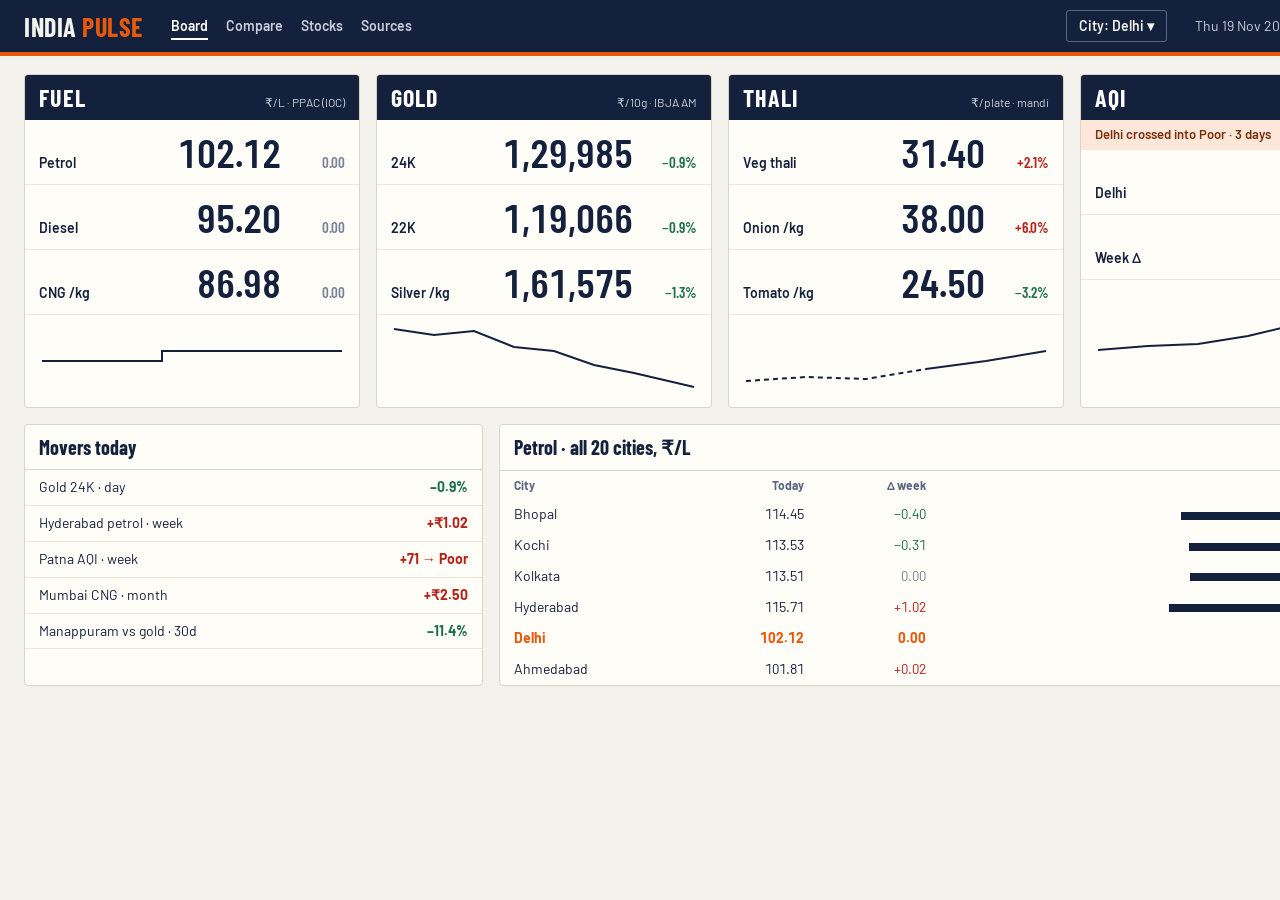
<file: .impeccable/mocks/decision/assigned.html>
<!doctype html><html><head><meta charset="utf-8">
<link href="https://fonts.googleapis.com/css2?family=Barlow+Condensed:wght@500;600;700&family=Barlow:wght@400;500;600&display=swap" rel="stylesheet">
<style>
*{box-sizing:border-box;margin:0}body{width:1440px;height:900px;overflow:hidden;background:#f4f2ec;color:#14213d;font:14px/1.35 Barlow,sans-serif}
.top{height:56px;background:#14213d;color:#f4f2ec;display:flex;align-items:center;gap:28px;padding:0 24px;border-bottom:4px solid #e8590c}
.brand{font:700 26px 'Barlow Condensed';letter-spacing:.02em}.brand b{color:#e8590c}
.tabs a{color:#c9cfdb;margin-right:18px;font-weight:600}.tabs a.on{color:#fff;border-bottom:2px solid #fff;padding-bottom:4px}
.sp{flex:1}.sel{border:1px solid #5b6684;padding:6px 12px;border-radius:3px;font-weight:600}.stamp{color:#c9cfdb}
.grid{display:grid;grid-template-columns:repeat(4,1fr);gap:16px;padding:18px 24px 0}
.panel{background:#fffdf8;border:1px solid #d9d4c7;border-radius:4px;overflow:hidden}
.ph{background:#14213d;color:#fff;display:flex;justify-content:space-between;align-items:baseline;padding:8px 14px}
.ph h2{font:700 24px 'Barlow Condensed';letter-spacing:.04em}.ph span{color:#c9cfdb;font-size:12px}
.row{display:grid;grid-template-columns:1fr auto 64px;align-items:baseline;padding:8px 14px;border-bottom:1px solid #ebe6da}
.row .k{font-weight:600}.row .v{font:600 40px 'Barlow Condensed';font-variant-numeric:tabular-nums}
.d{text-align:right;font:600 15px 'Barlow Condensed'}.up{color:#b42318}.dn{color:#1f6f50}.z{color:#7a8296}
.chart{height:92px;padding:6px 14px}.chart svg{width:100%;height:100%}
.alert{background:#fde7d9;color:#7a2e0b;font-weight:600;padding:6px 14px;font-size:13px}
.lower{display:grid;grid-template-columns:1fr 2fr;gap:16px;padding:16px 24px}
.box{background:#fffdf8;border:1px solid #d9d4c7;border-radius:4px}.box h3{font:700 20px 'Barlow Condensed';padding:10px 14px;border-bottom:1px solid #d9d4c7}
.mv{display:flex;justify-content:space-between;padding:8px 14px;border-bottom:1px solid #ebe6da}
table{width:100%;border-collapse:collapse}td,th{padding:6px 14px;text-align:right;font-variant-numeric:tabular-nums}th{font-size:12px;color:#5b6684}td:first-child,th:first-child{text-align:left}
tr.me td{color:#e8590c;font-weight:700}.bar{display:inline-block;height:8px;background:#14213d;vertical-align:middle}tr.me .bar{background:#e8590c}
</style></head><body>
<div class="top"><div class="brand">INDIA <b>PULSE</b></div><nav class="tabs"><a class="on">Board</a><a>Compare</a><a>Stocks</a><a>Sources</a></nav><div class="sp"></div>
<div class="sel">City: Delhi ▾</div><div class="stamp">Thu 19 Nov 2026 · updated 07:32 IST</div></div>
<div class="grid">
 <section class="panel"><div class="ph"><h2>FUEL</h2><span>₹/L · PPAC (IOC)</span></div>
  <div class="row"><span class="k">Petrol</span><span class="v">102.12</span><span class="d z">0.00</span></div>
  <div class="row"><span class="k">Diesel</span><span class="v">95.20</span><span class="d z">0.00</span></div>
  <div class="row"><span class="k">CNG /kg</span><span class="v">86.98</span><span class="d z">0.00</span></div>
  <div class="chart"><svg viewBox="0 0 300 80"><polyline fill="none" stroke="#14213d" stroke-width="2" points="0,40 120,40 120,30 300,30"/></svg></div></section>
 <section class="panel"><div class="ph"><h2>GOLD</h2><span>₹/10g · IBJA AM</span></div>
  <div class="row"><span class="k">24K</span><span class="v">1,29,985</span><span class="d dn">−0.9%</span></div>
  <div class="row"><span class="k">22K</span><span class="v">1,19,066</span><span class="d dn">−0.9%</span></div>
  <div class="row"><span class="k">Silver /kg</span><span class="v">1,61,575</span><span class="d dn">−1.3%</span></div>
  <div class="chart"><svg viewBox="0 0 300 80"><polyline fill="none" stroke="#14213d" stroke-width="2" points="0,8 40,14 80,10 120,26 160,30 200,44 240,52 300,66"/></svg></div></section>
 <section class="panel"><div class="ph"><h2>THALI</h2><span>₹/plate · mandi</span></div>
  <div class="row"><span class="k">Veg thali</span><span class="v">31.40</span><span class="d up">+2.1%</span></div>
  <div class="row"><span class="k">Onion /kg</span><span class="v">38.00</span><span class="d up">+6.0%</span></div>
  <div class="row"><span class="k">Tomato /kg</span><span class="v">24.50</span><span class="d dn">−3.2%</span></div>
  <div class="chart"><svg viewBox="0 0 300 80"><polyline fill="none" stroke="#14213d" stroke-width="2" stroke-dasharray="5 4" points="0,60 60,56 120,58 180,48"/><polyline fill="none" stroke="#14213d" stroke-width="2" points="180,48 240,40 300,30"/></svg></div></section>
 <section class="panel"><div class="ph"><h2>AQI</h2><span>0–500 · CPCB 4 PM</span></div>
  <div class="alert">Delhi crossed into Poor · 3 days</div>
  <div class="row"><span class="k">Delhi</span><span class="v up">232</span><span class="d up">+18</span></div>
  <div class="row"><span class="k">Week Δ</span><span class="v">+64</span><span class="d up">Poor</span></div>
  <div class="chart"><svg viewBox="0 0 300 80"><polyline fill="none" stroke="#14213d" stroke-width="2" points="0,64 50,60 100,58 150,50 200,38 250,30 300,16"/></svg></div></section>
</div>
<div class="lower">
 <div class="box"><h3>Movers today</h3>
  <div class="mv"><span>Gold 24K · day</span><b class="dn">−0.9%</b></div><div class="mv"><span>Hyderabad petrol · week</span><b class="up">+₹1.02</b></div>
  <div class="mv"><span>Patna AQI · week</span><b class="up">+71 → Poor</b></div><div class="mv"><span>Mumbai CNG · month</span><b class="up">+₹2.50</b></div>
  <div class="mv"><span>Manappuram vs gold · 30d</span><b class="dn">−11.4%</b></div></div>
 <div class="box"><h3>Petrol · all 20 cities, ₹/L</h3><table><tr><th>City</th><th>Today</th><th>Δ week</th><th></th></tr>
  <tr><td>Bhopal</td><td>114.45</td><td class="dn">−0.40</td><td><span class="bar" style="width:220px"></span></td></tr>
  <tr><td>Kochi</td><td>113.53</td><td class="dn">−0.31</td><td><span class="bar" style="width:212px"></span></td></tr>
  <tr><td>Kolkata</td><td>113.51</td><td class="z">0.00</td><td><span class="bar" style="width:211px"></span></td></tr>
  <tr><td>Hyderabad</td><td>115.71</td><td class="up">+1.02</td><td><span class="bar" style="width:232px"></span></td></tr>
  <tr class="me"><td>Delhi</td><td>102.12</td><td>0.00</td><td><span class="bar" style="width:120px"></span></td></tr>
  <tr><td>Ahmedabad</td><td>101.81</td><td class="up">+0.02</td><td><span class="bar" style="width:117px"></span></td></tr></table></div>
</div></body></html>
</file>
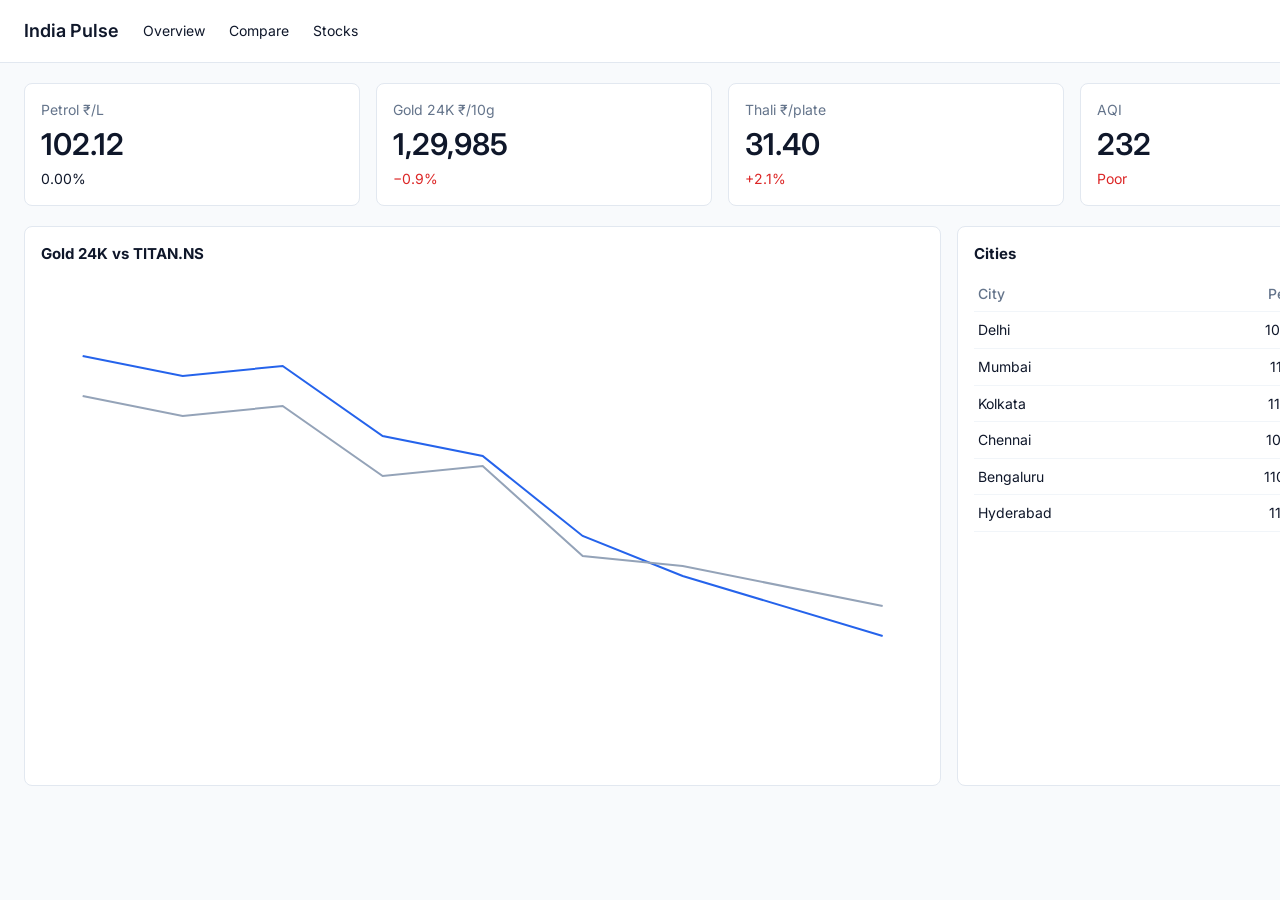
<file: .impeccable/mocks/decision/canon.html>
<!doctype html><html><head><meta charset="utf-8">
<link href="https://fonts.googleapis.com/css2?family=Inter:wght@400;500;600&display=swap" rel="stylesheet">
<style>
*{box-sizing:border-box;margin:0}body{width:1440px;height:900px;overflow:hidden;background:#f8fafc;color:#0f172a;font:14px/1.4 Inter,sans-serif}
.top{display:flex;align-items:center;gap:24px;padding:14px 24px;background:#fff;border-bottom:1px solid #e2e8f0}.brand{font-weight:600;font-size:18px}
.sp{flex:1}.chip{border:1px solid #e2e8f0;border-radius:6px;padding:6px 10px}
.kpis{display:grid;grid-template-columns:repeat(4,1fr);gap:16px;padding:20px 24px}
.k{background:#fff;border:1px solid #e2e8f0;border-radius:8px;padding:16px}.k p{color:#64748b}.k b{display:block;font-size:30px;font-weight:600;margin:4px 0}
.g{color:#16a34a}.r{color:#dc2626}
.main{display:grid;grid-template-columns:2fr 1fr;gap:16px;padding:0 24px}
.card{background:#fff;border:1px solid #e2e8f0;border-radius:8px;padding:16px;height:560px}.card h3{font-size:15px;margin-bottom:12px}
svg{width:100%;height:440px}table{width:100%;border-collapse:collapse}td,th{padding:8px 4px;border-bottom:1px solid #f1f5f9;text-align:right}td:first-child,th:first-child{text-align:left}th{color:#64748b;font-weight:500}
</style></head><body>
<div class="top"><span class="brand">India Pulse</span><span>Overview</span><span>Compare</span><span>Stocks</span><div class="sp"></div><span class="chip">Delhi</span><span class="chip">90D</span></div>
<div class="kpis"><div class="k"><p>Petrol ₹/L</p><b>102.12</b><span>0.00%</span></div><div class="k"><p>Gold 24K ₹/10g</p><b>1,29,985</b><span class="r">−0.9%</span></div>
<div class="k"><p>Thali ₹/plate</p><b>31.40</b><span class="r">+2.1%</span></div><div class="k"><p>AQI</p><b>232</b><span class="r">Poor</span></div></div>
<div class="main"><div class="card"><h3>Gold 24K vs TITAN.NS</h3><svg viewBox="0 0 800 440"><polyline fill="none" stroke="#2563eb" stroke-width="2" points="0,80 100,100 200,90 300,160 400,180 500,260 600,300 800,360"/><polyline fill="none" stroke="#94a3b8" stroke-width="2" points="0,120 100,140 200,130 300,200 400,190 500,280 600,290 800,330"/></svg></div>
<div class="card"><h3>Cities</h3><table><tr><th>City</th><th>Petrol</th><th>AQI</th></tr><tr><td>Delhi</td><td>102.12</td><td>232</td></tr><tr><td>Mumbai</td><td>111.21</td><td>149</td></tr><tr><td>Kolkata</td><td>113.51</td><td>107</td></tr><tr><td>Chennai</td><td>107.77</td><td>153</td></tr><tr><td>Bengaluru</td><td>110.44</td><td>102</td></tr><tr><td>Hyderabad</td><td>115.71</td><td>80</td></tr></table></div></div>
</body></html>
</file>
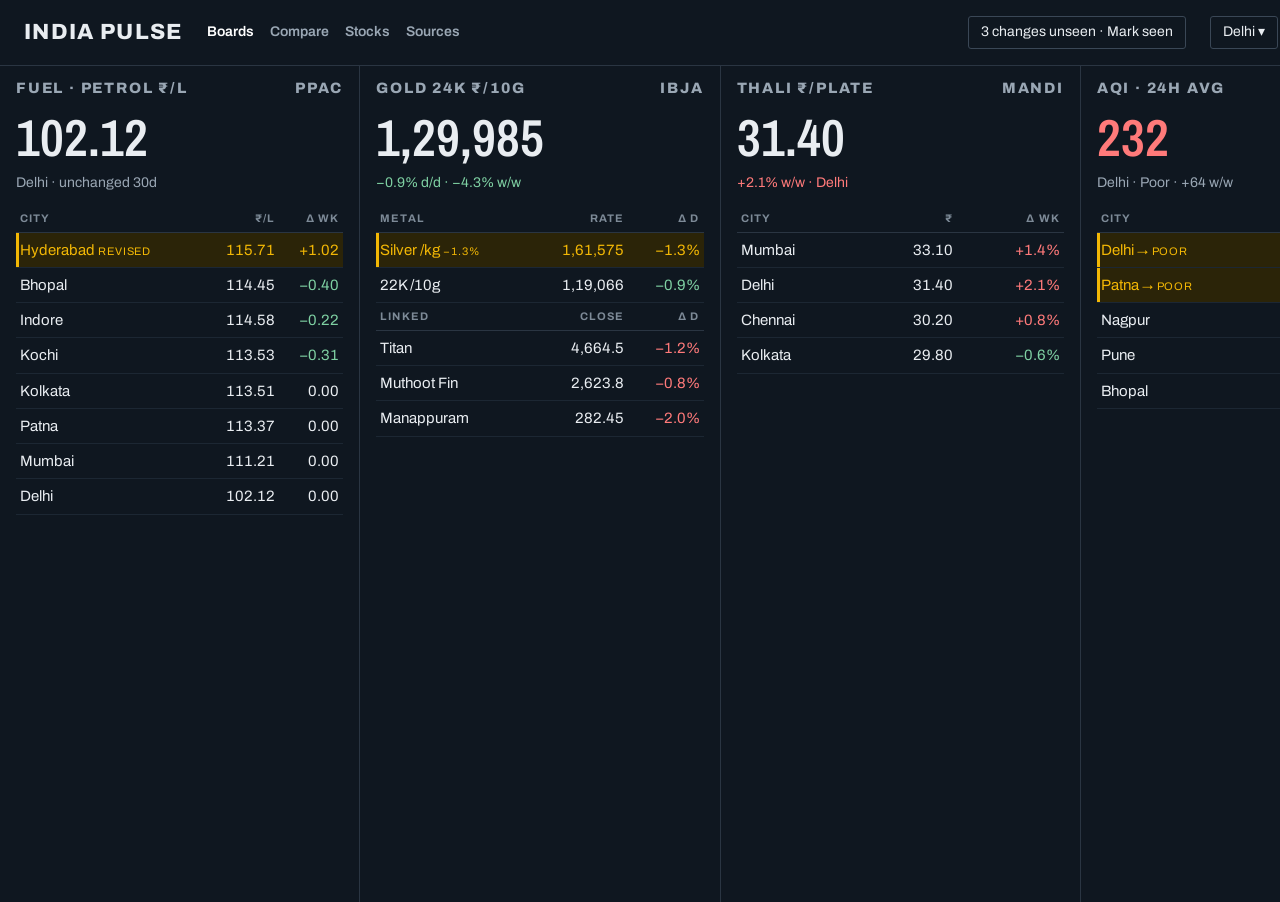
<file: .impeccable/mocks/decision/challenger-gateboard.html>
<!doctype html><html><head><meta charset="utf-8">
<link href="https://fonts.googleapis.com/css2?family=Archivo:wght@400;600;800&family=Archivo+Narrow:wght@600&display=swap" rel="stylesheet">
<style>
*{box-sizing:border-box;margin:0}body{width:1440px;height:900px;overflow:hidden;background:#0f1720;color:#e9edf1;font:14px/1.35 Archivo,sans-serif}
.top{display:flex;align-items:center;gap:24px;padding:16px 24px;border-bottom:1px solid #2a3542}
.brand{font:800 22px Archivo;letter-spacing:.06em}.tabs a{color:#9aa7b4;margin-right:16px;font-weight:600}.tabs a.on{color:#fff}
.sp{flex:1}.chip{border:1px solid #3a4756;padding:6px 12px;border-radius:3px}
.grid{display:grid;grid-template-columns:repeat(4,1fr);gap:1px;background:#2a3542;height:836px}
.b{background:#0f1720;padding:14px 16px}.b h2{font:800 15px Archivo;letter-spacing:.12em;color:#9aa7b4;display:flex;justify-content:space-between}
.big{font:600 52px 'Archivo Narrow';font-variant-numeric:tabular-nums;margin:6px 0 2px}.sub{color:#9aa7b4;margin-bottom:12px}
table{width:100%;border-collapse:collapse;font-variant-numeric:tabular-nums}th{font-size:11px;letter-spacing:.1em;color:#7d8a97;text-align:right;padding:6px 4px;border-bottom:1px solid #2a3542}
td{padding:7px 4px;text-align:right;border-bottom:1px solid #1c2733;font-size:15px}td:first-child,th:first-child{text-align:left}
tr.ch td{background:#2b2408;color:#f2b705}tr.ch td:first-child{box-shadow:inset 3px 0 #f2b705}.r{color:#ff7a7a}.g{color:#7fd1a3}
.ack{font-size:11px;color:#f2b705;letter-spacing:.08em}
</style></head><body>
<div class="top"><div class="brand">INDIA PULSE</div><nav class="tabs"><a class="on">Boards</a><a>Compare</a><a>Stocks</a><a>Sources</a></nav><div class="sp"></div><span class="chip">3 changes unseen · Mark seen</span><span class="chip">Delhi ▾</span><span>19 Nov · 07:32 IST</span></div>
<div class="grid">
<section class="b"><h2>FUEL · PETROL ₹/L <span>PPAC</span></h2><div class="big">102.12</div><div class="sub">Delhi · unchanged 30d</div>
<table><tr><th>CITY</th><th>₹/L</th><th>Δ WK</th></tr><tr class="ch"><td>Hyderabad <span class="ack">REVISED</span></td><td>115.71</td><td>+1.02</td></tr>
<tr><td>Bhopal</td><td>114.45</td><td class="g">−0.40</td></tr><tr><td>Indore</td><td>114.58</td><td class="g">−0.22</td></tr><tr><td>Kochi</td><td>113.53</td><td class="g">−0.31</td></tr><tr><td>Kolkata</td><td>113.51</td><td>0.00</td></tr><tr><td>Patna</td><td>113.37</td><td>0.00</td></tr><tr><td>Mumbai</td><td>111.21</td><td>0.00</td></tr><tr><td>Delhi</td><td>102.12</td><td>0.00</td></tr></table></section>
<section class="b"><h2>GOLD 24K ₹/10G <span>IBJA</span></h2><div class="big">1,29,985</div><div class="sub g">−0.9% d/d · −4.3% w/w</div>
<table><tr><th>METAL</th><th>RATE</th><th>Δ D</th></tr><tr class="ch"><td>Silver /kg <span class="ack">−1.3%</span></td><td>1,61,575</td><td>−1.3%</td></tr><tr><td>22K /10g</td><td>1,19,066</td><td class="g">−0.9%</td></tr>
<tr><th>LINKED</th><th>CLOSE</th><th>Δ D</th></tr><tr><td>Titan</td><td>4,664.5</td><td class="r">−1.2%</td></tr><tr><td>Muthoot Fin</td><td>2,623.8</td><td class="r">−0.8%</td></tr><tr><td>Manappuram</td><td>282.45</td><td class="r">−2.0%</td></tr></table></section>
<section class="b"><h2>THALI ₹/PLATE <span>MANDI</span></h2><div class="big">31.40</div><div class="sub r">+2.1% w/w · Delhi</div>
<table><tr><th>CITY</th><th>₹</th><th>Δ WK</th></tr><tr><td>Mumbai</td><td>33.10</td><td class="r">+1.4%</td></tr><tr><td>Delhi</td><td>31.40</td><td class="r">+2.1%</td></tr><tr><td>Chennai</td><td>30.20</td><td class="r">+0.8%</td></tr><tr><td>Kolkata</td><td>29.80</td><td class="g">−0.6%</td></tr></table></section>
<section class="b"><h2>AQI · 24H AVG <span>CPCB</span></h2><div class="big r">232</div><div class="sub">Delhi · Poor · +64 w/w</div>
<table><tr><th>CITY</th><th>AQI</th><th>Δ WK</th></tr><tr class="ch"><td>Delhi <span class="ack">→ POOR</span></td><td>232</td><td>+64</td></tr><tr class="ch"><td>Patna <span class="ack">→ POOR</span></td><td>209</td><td>+71</td></tr><tr><td>Nagpur</td><td>186</td><td class="r">+40</td></tr><tr><td>Pune</td><td>171</td><td class="r">+33</td></tr><tr><td>Bhopal</td><td>164</td><td class="r">+21</td></tr></table></section>
</div></body></html>
</file>
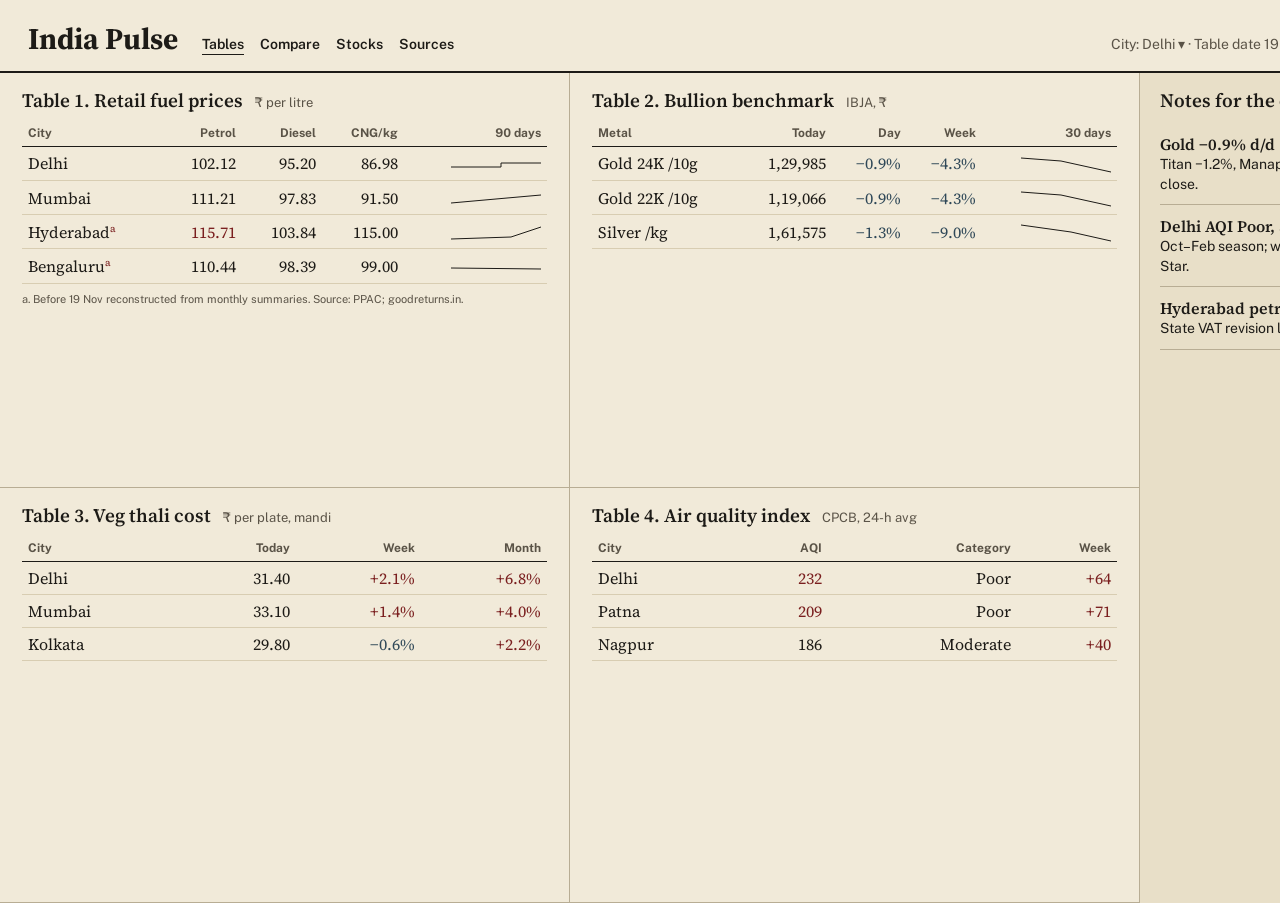
<file: .impeccable/mocks/decision/model-pick.html>
<!doctype html><html><head><meta charset="utf-8">
<link href="https://fonts.googleapis.com/css2?family=Source+Serif+4:opsz,wght@8..60,400;8..60,600;8..60,700&family=Public+Sans:wght@400;600&display=swap" rel="stylesheet">
<style>
*{box-sizing:border-box;margin:0}body{width:1440px;height:900px;overflow:hidden;background:#f1ead9;color:#1d1b17;font:14px/1.4 'Public Sans',sans-serif}
header{display:flex;align-items:baseline;gap:24px;padding:18px 28px 12px;border-bottom:2px solid #1d1b17}
h1{font:700 30px 'Source Serif 4'}nav a{margin-right:16px;font-weight:600}nav a.on{text-decoration:underline;text-underline-offset:5px}
.sp{flex:1}.meta{color:#5a5347}
main{display:grid;grid-template-columns:1fr 1fr 300px;grid-template-rows:1fr 1fr;gap:0;height:830px}
.t{border-right:1px solid #b8ad94;border-bottom:1px solid #b8ad94;padding:14px 22px}
.t h2{font:600 19px 'Source Serif 4';margin-bottom:8px}.t h2 small{font:400 13px 'Public Sans';color:#5a5347;margin-left:8px}
table{width:100%;border-collapse:collapse;font-variant-numeric:tabular-nums}th{font-size:12px;text-align:right;border-bottom:1px solid #1d1b17;padding:4px 6px;color:#5a5347}
td{text-align:right;padding:5px 6px;border-bottom:1px solid #d8cdb2;font:400 16px 'Source Serif 4'}td:first-child,th:first-child{text-align:left}
sup{color:#7a1f1f;font-size:10px}.up{color:#7a1f1f}.dn{color:#2f4858}
.fn{font-size:11px;color:#5a5347;margin-top:8px}
aside{grid-row:1/3;grid-column:3;padding:14px 20px;background:#e8dfc8}aside h2{font:600 19px 'Source Serif 4';margin-bottom:10px}
.al{border-bottom:1px solid #b8ad94;padding:10px 0}.al b{display:block;font:600 16px 'Source Serif 4'}
svg{width:90px;height:20px;vertical-align:middle}
</style></head><body>
<header><h1>India Pulse</h1><nav><a class="on">Tables</a><a>Compare</a><a>Stocks</a><a>Sources</a></nav><div class="sp"></div><span class="meta">City: Delhi ▾ · Table date 19 Nov 2026, 07:32 IST</span></header>
<main>
<section class="t"><h2>Table 1. Retail fuel prices <small>₹ per litre</small></h2><table><tr><th>City</th><th>Petrol</th><th>Diesel</th><th>CNG/kg</th><th>90 days</th></tr>
<tr><td>Delhi</td><td>102.12</td><td>95.20</td><td>86.98</td><td><svg><polyline fill="none" stroke="#1d1b17" points="0,12 50,12 50,8 90,8"/></svg></td></tr>
<tr><td>Mumbai</td><td>111.21</td><td>97.83</td><td>91.50</td><td><svg><polyline fill="none" stroke="#1d1b17" points="0,14 90,6"/></svg></td></tr>
<tr><td>Hyderabad<sup>a</sup></td><td class="up">115.71</td><td>103.84</td><td>115.00</td><td><svg><polyline fill="none" stroke="#1d1b17" points="0,16 60,14 90,4"/></svg></td></tr>
<tr><td>Bengaluru<sup>a</sup></td><td>110.44</td><td>98.39</td><td>99.00</td><td><svg><polyline fill="none" stroke="#1d1b17" points="0,10 90,11"/></svg></td></tr></table>
<p class="fn">a. Before 19 Nov reconstructed from monthly summaries. Source: PPAC; goodreturns.in.</p></section>
<section class="t"><h2>Table 2. Bullion benchmark <small>IBJA, ₹</small></h2><table><tr><th>Metal</th><th>Today</th><th>Day</th><th>Week</th><th>30 days</th></tr>
<tr><td>Gold 24K /10g</td><td>1,29,985</td><td class="dn">−0.9%</td><td class="dn">−4.3%</td><td><svg><polyline fill="none" stroke="#1d1b17" points="0,3 40,6 90,17"/></svg></td></tr>
<tr><td>Gold 22K /10g</td><td>1,19,066</td><td class="dn">−0.9%</td><td class="dn">−4.3%</td><td><svg><polyline fill="none" stroke="#1d1b17" points="0,3 40,6 90,17"/></svg></td></tr>
<tr><td>Silver /kg</td><td>1,61,575</td><td class="dn">−1.3%</td><td class="dn">−9.0%</td><td><svg><polyline fill="none" stroke="#1d1b17" points="0,2 50,9 90,18"/></svg></td></tr></table></section>
<section class="t"><h2>Table 3. Veg thali cost <small>₹ per plate, mandi</small></h2><table><tr><th>City</th><th>Today</th><th>Week</th><th>Month</th></tr>
<tr><td>Delhi</td><td>31.40</td><td class="up">+2.1%</td><td class="up">+6.8%</td></tr><tr><td>Mumbai</td><td>33.10</td><td class="up">+1.4%</td><td class="up">+4.0%</td></tr>
<tr><td>Kolkata</td><td>29.80</td><td class="dn">−0.6%</td><td class="up">+2.2%</td></tr></table></section>
<section class="t"><h2>Table 4. Air quality index <small>CPCB, 24-h avg</small></h2><table><tr><th>City</th><th>AQI</th><th>Category</th><th>Week</th></tr>
<tr><td>Delhi</td><td class="up">232</td><td>Poor</td><td class="up">+64</td></tr><tr><td>Patna</td><td class="up">209</td><td>Poor</td><td class="up">+71</td></tr><tr><td>Nagpur</td><td>186</td><td>Moderate</td><td class="up">+40</td></tr></table></section>
<aside><h2>Notes for the open</h2>
<div class="al"><b>Gold −0.9% d/d</b>Titan −1.2%, Manappuram −2.0% at prior close.</div>
<div class="al"><b>Delhi AQI Poor, 3rd day</b>Oct–Feb season; watch Apollo, Blue Star.</div>
<div class="al"><b>Hyderabad petrol +₹1.02 w/w</b>State VAT revision likely.</div></aside>
</main></body></html>
</file>
